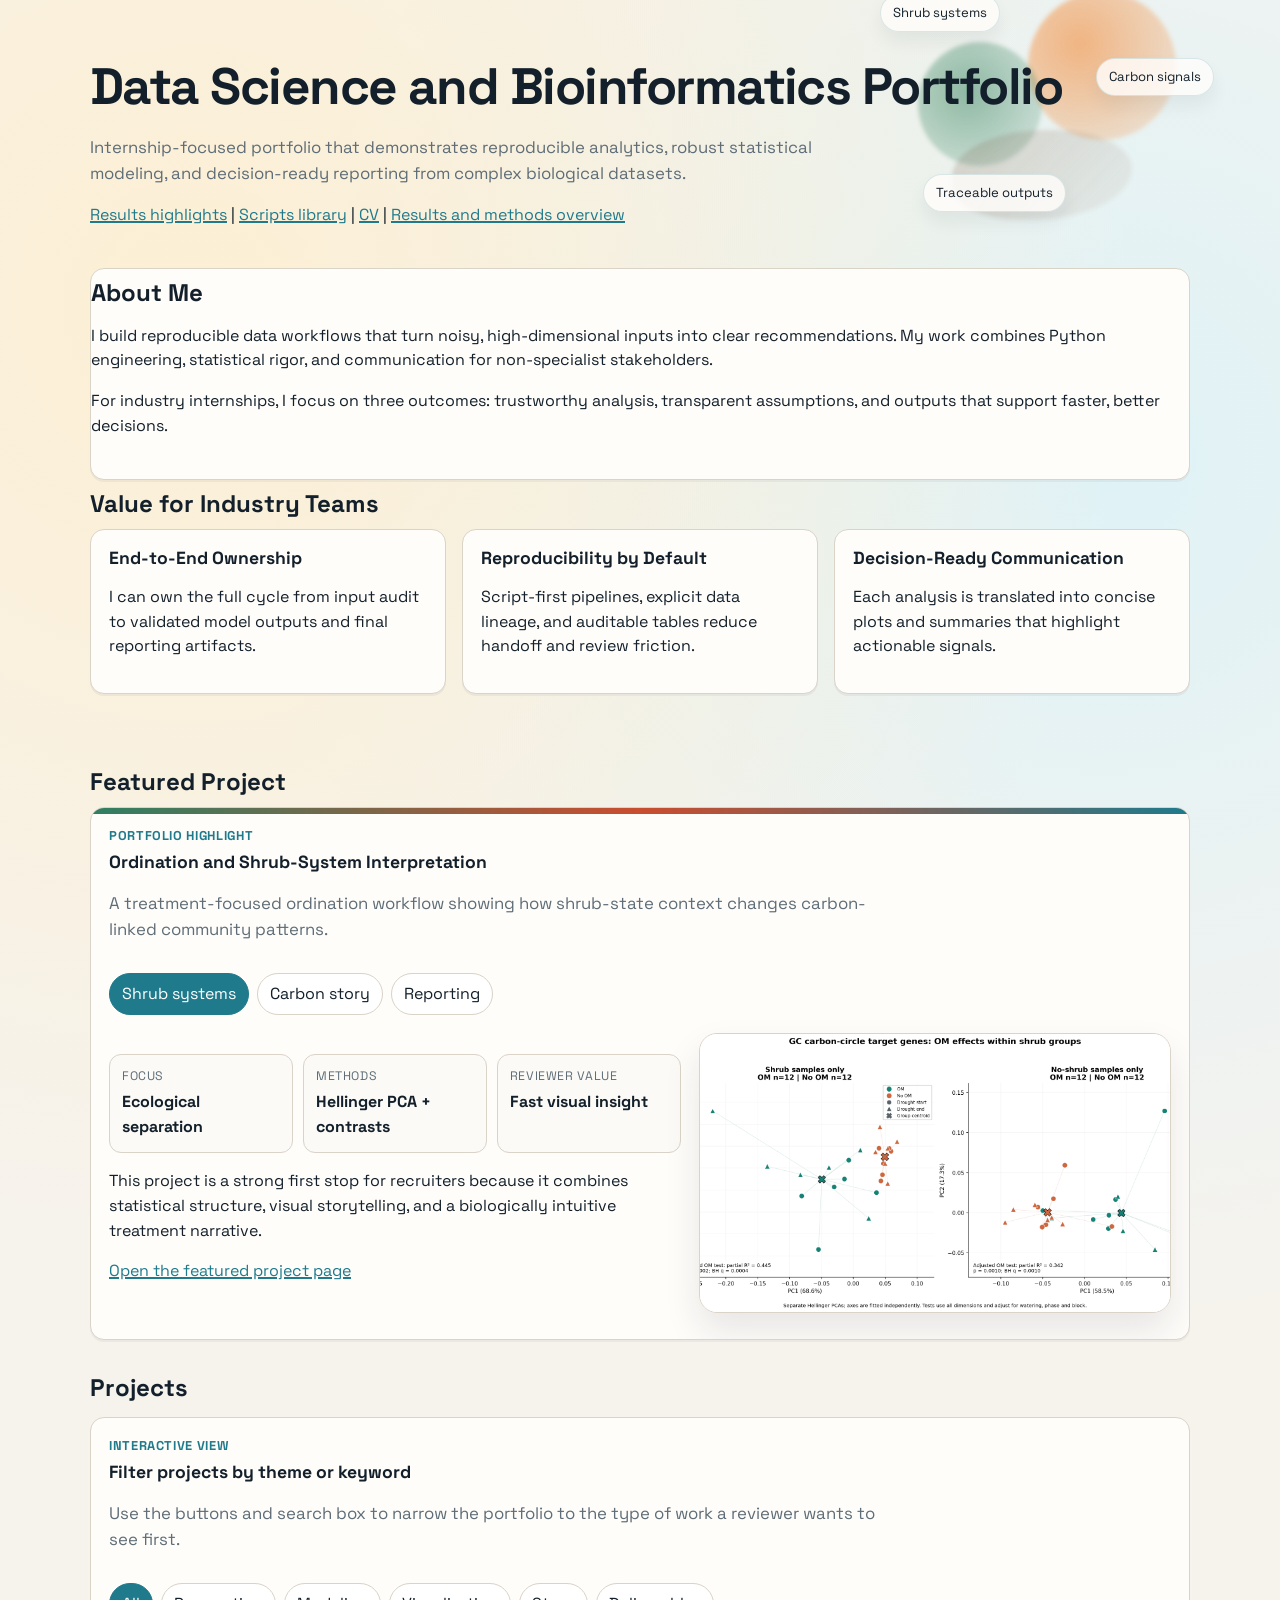
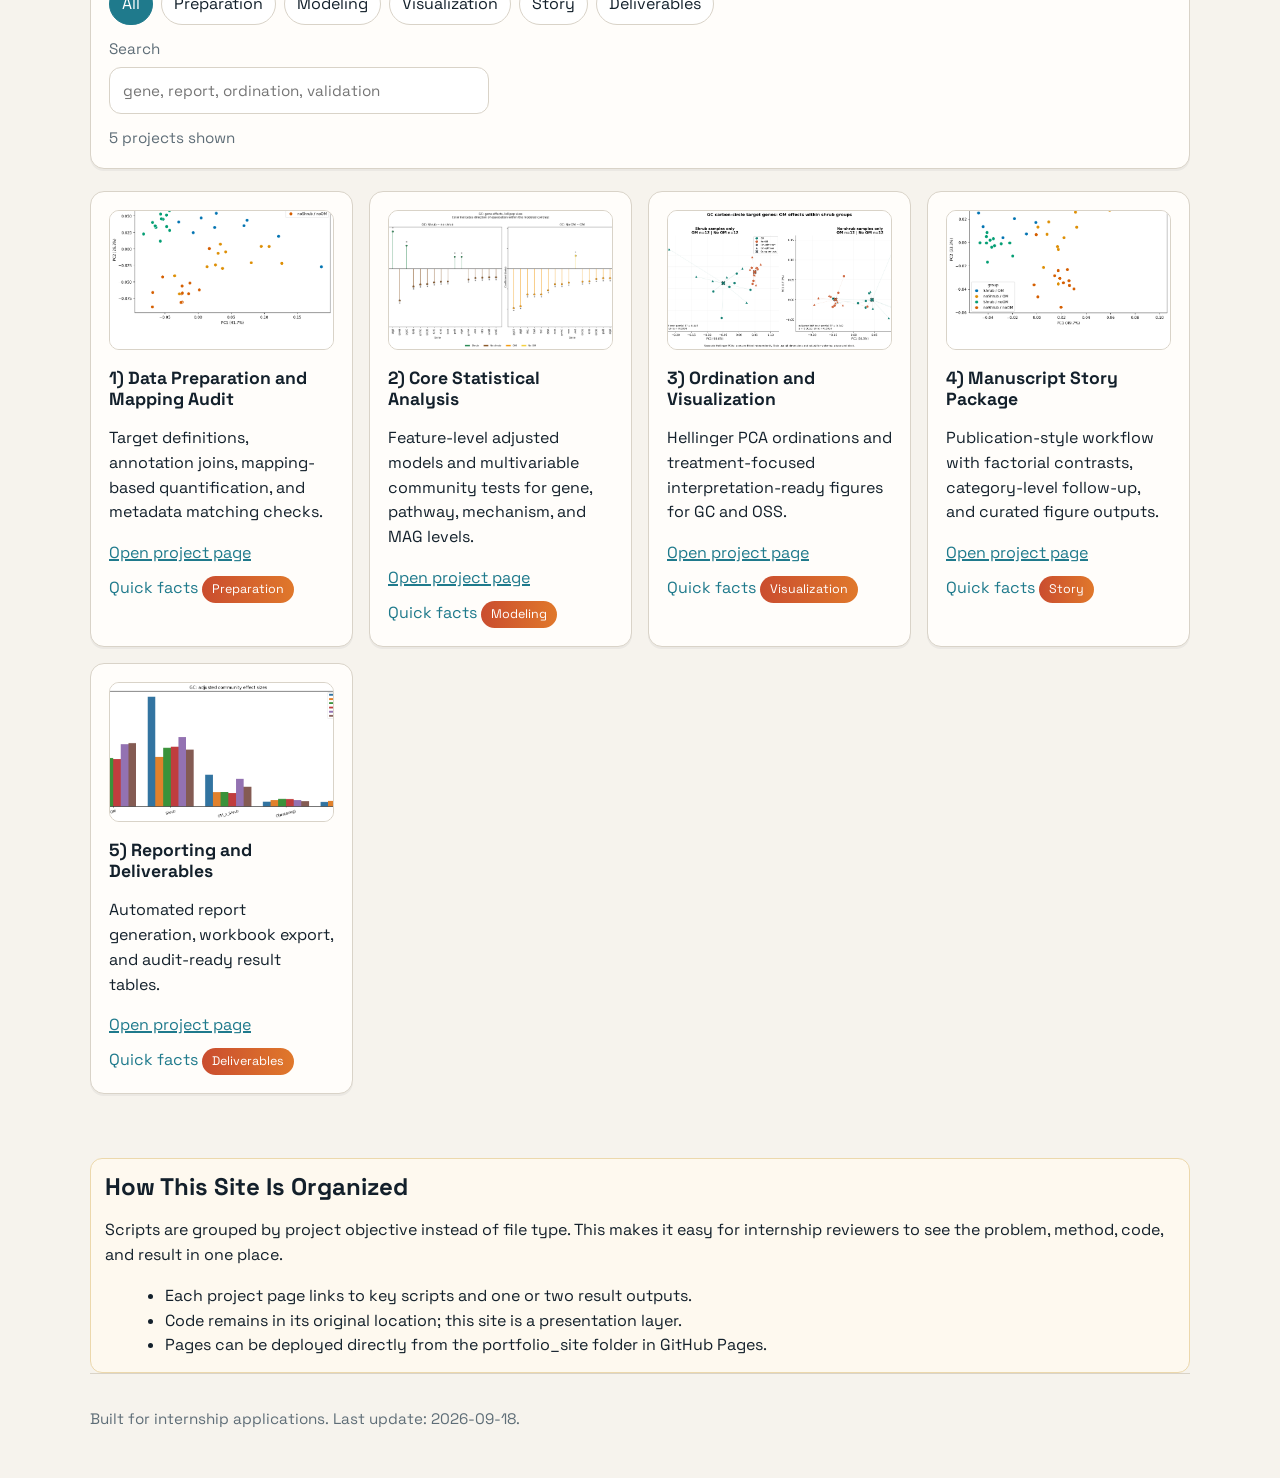
<file: docs/index.html>
<!doctype html>
<html lang="en">
<head>
  <meta charset="utf-8">
  <meta name="viewport" content="width=device-width, initial-scale=1">
  <title>Afaf | Data Science Portfolio</title>
  <link rel="preconnect" href="https://fonts.googleapis.com">
  <link rel="preconnect" href="https://fonts.gstatic.com" crossorigin>
  <link href="https://fonts.googleapis.com/css2?family=Space+Grotesk:wght@400;500;700&display=swap" rel="stylesheet">
  <link rel="stylesheet" href="styles.css">
</head>
<body>
  <div class="wrap">
    <header class="hero-shell reveal">
      <div class="hero-ornaments" aria-hidden="true">
        <div class="orb orb-carbon"></div>
        <div class="orb orb-shrub"></div>
        <div class="orb orb-soil"></div>
        <div class="signal signal-1">Shrub systems</div>
        <div class="signal signal-2">Carbon signals</div>
        <div class="signal signal-3">Traceable outputs</div>
      </div>
      <h1>Data Science and Bioinformatics Portfolio</h1>
      <p class="tagline">
        Internship-focused portfolio that demonstrates reproducible analytics, robust statistical modeling,
        and decision-ready reporting from complex biological datasets.
      </p>
      <p>
        <a href="projects/results-highlights.html">Results highlights</a> |
        <a href="projects/scripts-library.html">Scripts library</a> |
        <a href="assets/Afaf_Abdelrahim_CV_2026.pdf">CV</a> |
        <a href="projects/results-highlights.html">Results and methods overview</a>
      </p>
    </header>

    <section class="section card reveal">
      <h2>About Me</h2>
      <p>
        I build reproducible data workflows that turn noisy, high-dimensional inputs into clear recommendations.
        My work combines Python engineering, statistical rigor, and communication for non-specialist stakeholders.
      </p>
      <p>
        For industry internships, I focus on three outcomes: trustworthy analysis, transparent assumptions,
        and outputs that support faster, better decisions.
      </p>
    </section>

    <section class="section reveal">
      <h2>Value for Industry Teams</h2>
      <div class="grid kpi-grid">
        <article class="card kpi">
          <h3>End-to-End Ownership</h3>
          <p>I can own the full cycle from input audit to validated model outputs and final reporting artifacts.</p>
        </article>
        <article class="card kpi">
          <h3>Reproducibility by Default</h3>
          <p>Script-first pipelines, explicit data lineage, and auditable tables reduce handoff and review friction.</p>
        </article>
        <article class="card kpi">
          <h3>Decision-Ready Communication</h3>
          <p>Each analysis is translated into concise plots and summaries that highlight actionable signals.</p>
        </article>
      </div>
    </section>

    <section class="section reveal">
      <h2>Featured Project</h2>
      <div class="featured-project card">
        <div class="featured-header">
          <div>
            <p class="eyebrow">Portfolio highlight</p>
            <h3 data-featured-title>Ordination and Shrub-System Interpretation</h3>
            <p class="tagline" data-featured-summary>
              A treatment-focused ordination workflow showing how shrub-state context changes carbon-linked community patterns.
            </p>
          </div>
          <div class="chip-row feature-switcher" role="group" aria-label="Featured project selector">
            <button class="chip is-active" type="button" data-featured-key="shrub">Shrub systems</button>
            <button class="chip" type="button" data-featured-key="carbon">Carbon story</button>
            <button class="chip" type="button" data-featured-key="delivery">Reporting</button>
          </div>
        </div>
        <div class="featured-grid">
          <div class="featured-copy">
            <div class="featured-metrics">
              <div class="metric-card">
                <span class="metric-label">Focus</span>
                <strong data-featured-focus>Ecological separation</strong>
              </div>
              <div class="metric-card">
                <span class="metric-label">Methods</span>
                <strong data-featured-methods>Hellinger PCA + contrasts</strong>
              </div>
              <div class="metric-card">
                <span class="metric-label">Reviewer value</span>
                <strong data-featured-value>Fast visual insight</strong>
              </div>
            </div>
            <p data-featured-detail>
              This project is a strong first stop for recruiters because it combines statistical structure, visual storytelling,
              and a biologically intuitive treatment narrative.
            </p>
            <p><a data-featured-link href="projects/ordination-visualization.html">Open the featured project page</a></p>
          </div>
          <div class="featured-media">
            <img data-featured-image src="assets/previews/GC_OM_vs_noOM_separate_shrub_groups.png" alt="Featured project preview">
          </div>
        </div>
      </div>
    </section>

    <section class="section reveal">
      <h2>Projects</h2>
      <div class="project-toolbar card">
        <div>
          <p class="eyebrow">Interactive view</p>
          <h3>Filter projects by theme or keyword</h3>
          <p class="tagline">Use the buttons and search box to narrow the portfolio to the type of work a reviewer wants to see first.</p>
        </div>
        <div class="toolbar-controls">
          <div class="chip-row" role="group" aria-label="Project filters">
            <button class="chip is-active" type="button" data-filter="all">All</button>
            <button class="chip" type="button" data-filter="preparation">Preparation</button>
            <button class="chip" type="button" data-filter="modeling">Modeling</button>
            <button class="chip" type="button" data-filter="visualization">Visualization</button>
            <button class="chip" type="button" data-filter="story">Story</button>
            <button class="chip" type="button" data-filter="deliverables">Deliverables</button>
          </div>
          <label class="searchbox">
            <span>Search</span>
            <input type="search" placeholder="gene, report, ordination, validation" data-project-search>
          </label>
          <p class="result-count" data-result-count>5 projects shown</p>
        </div>
      </div>
      <div class="grid">
        <article class="card reveal-card" data-project-card data-category="preparation" data-keywords="preparation mapping audit metadata direct inferred validation tpm mag gene">
          <img class="thumb" src="assets/previews/GC_carbon_gene_with_stats.png" alt="Carbon gene community plot preview">
          <h3>1) Data Preparation and Mapping Audit</h3>
          <p>Target definitions, annotation joins, mapping-based quantification, and metadata matching checks.</p>
          <a href="projects/data-prep.html">Open project page</a>
          <button class="detail-link" type="button" data-detail-toggle aria-expanded="false" aria-controls="details-data-prep">Quick facts</button>
          <div class="detail-panel" id="details-data-prep" hidden>
            <p><strong>Best for:</strong> reviewers who want pipeline rigor, sample QC, and provenance checks.</p>
            <p><strong>Main tools:</strong> pandas, validation scripts, mapping audit outputs.</p>
          </div>
          <div class="pill">Preparation</div>
        </article>

        <article class="card reveal-card" data-project-card data-category="modeling" data-keywords="modeling feature effects statistics regression fdr robustness community tests gene pathway mechanism mag">
          <img class="thumb" src="assets/previews/GC_gene_effects.png" alt="Feature effect summary preview">
          <h3>2) Core Statistical Analysis</h3>
          <p>Feature-level adjusted models and multivariable community tests for gene, pathway, mechanism, and MAG levels.</p>
          <a href="projects/core-analysis.html">Open project page</a>
          <button class="detail-link" type="button" data-detail-toggle aria-expanded="false" aria-controls="details-core-analysis">Quick facts</button>
          <div class="detail-panel" id="details-core-analysis" hidden>
            <p><strong>Best for:</strong> reviewers looking for statistical depth and interpretable effect sizes.</p>
            <p><strong>Main tools:</strong> statsmodels, robust standard errors, FDR control.</p>
          </div>
          <div class="pill">Modeling</div>
        </article>

        <article class="card reveal-card" data-project-card data-category="visualization" data-keywords="visualization ordination pca hellinger treatment shrub figure preview plot community">
          <img class="thumb" src="assets/previews/GC_OM_vs_noOM_separate_shrub_groups.png" alt="Ordination preview">
          <h3>3) Ordination and Visualization</h3>
          <p>Hellinger PCA ordinations and treatment-focused interpretation-ready figures for GC and OSS.</p>
          <a href="projects/ordination-visualization.html">Open project page</a>
          <button class="detail-link" type="button" data-detail-toggle aria-expanded="false" aria-controls="details-ordination">Quick facts</button>
          <div class="detail-panel" id="details-ordination" hidden>
            <p><strong>Best for:</strong> fast visual review of biological separation and communication quality.</p>
            <p><strong>Main tools:</strong> PCA ordination, figure curation, treatment-focused comparison views.</p>
          </div>
          <div class="pill">Visualization</div>
        </article>

        <article class="card reveal-card" data-project-card data-category="story" data-keywords="story manuscript figures contrasts category follow up interpretation carbon report">
          <img class="thumb" src="assets/previews/GC_carbon_category_with_stats.png" alt="Manuscript story preview">
          <h3>4) Manuscript Story Package</h3>
          <p>Publication-style workflow with factorial contrasts, category-level follow-up, and curated figure outputs.</p>
          <a href="projects/manuscript-story.html">Open project page</a>
          <button class="detail-link" type="button" data-detail-toggle aria-expanded="false" aria-controls="details-story">Quick facts</button>
          <div class="detail-panel" id="details-story" hidden>
            <p><strong>Best for:</strong> reviewers who want to see how technical outputs become a coherent narrative.</p>
            <p><strong>Main tools:</strong> story-specific scripts, figure selection, report framing.</p>
          </div>
          <div class="pill">Story</div>
        </article>

        <article class="card reveal-card" data-project-card data-category="deliverables" data-keywords="deliverables reporting workbook export validation summary tables html markdown">
          <img class="thumb" src="assets/previews/GC_cross_level_effect_sizes.png" alt="Reporting summary preview">
          <h3>5) Reporting and Deliverables</h3>
          <p>Automated report generation, workbook export, and audit-ready result tables.</p>
          <a href="projects/reporting-deliverables.html">Open project page</a>
          <button class="detail-link" type="button" data-detail-toggle aria-expanded="false" aria-controls="details-deliverables">Quick facts</button>
          <div class="detail-panel" id="details-deliverables" hidden>
            <p><strong>Best for:</strong> reviewers focused on reproducibility, reporting discipline, and handoff readiness.</p>
            <p><strong>Main tools:</strong> report generation, exports, validation JSON, workbook outputs.</p>
          </div>
          <div class="pill">Deliverables</div>
        </article>
      </div>
    </section>

    <section class="section callout reveal">
      <h2>How This Site Is Organized</h2>
      <p>
        Scripts are grouped by project objective instead of file type. This makes it easy for internship reviewers to see
        the problem, method, code, and result in one place.
      </p>
      <ul>
        <li>Each project page links to key scripts and one or two result outputs.</li>
        <li>Code remains in its original location; this site is a presentation layer.</li>
        <li>Pages can be deployed directly from the portfolio_site folder in GitHub Pages.</li>
      </ul>
    </section>

    <footer class="reveal">
      <p>Built for internship applications. Last update: 2026-09-18.</p>
    </footer>
  </div>
  <script src="site.js"></script>
</body>
</html>
</file>
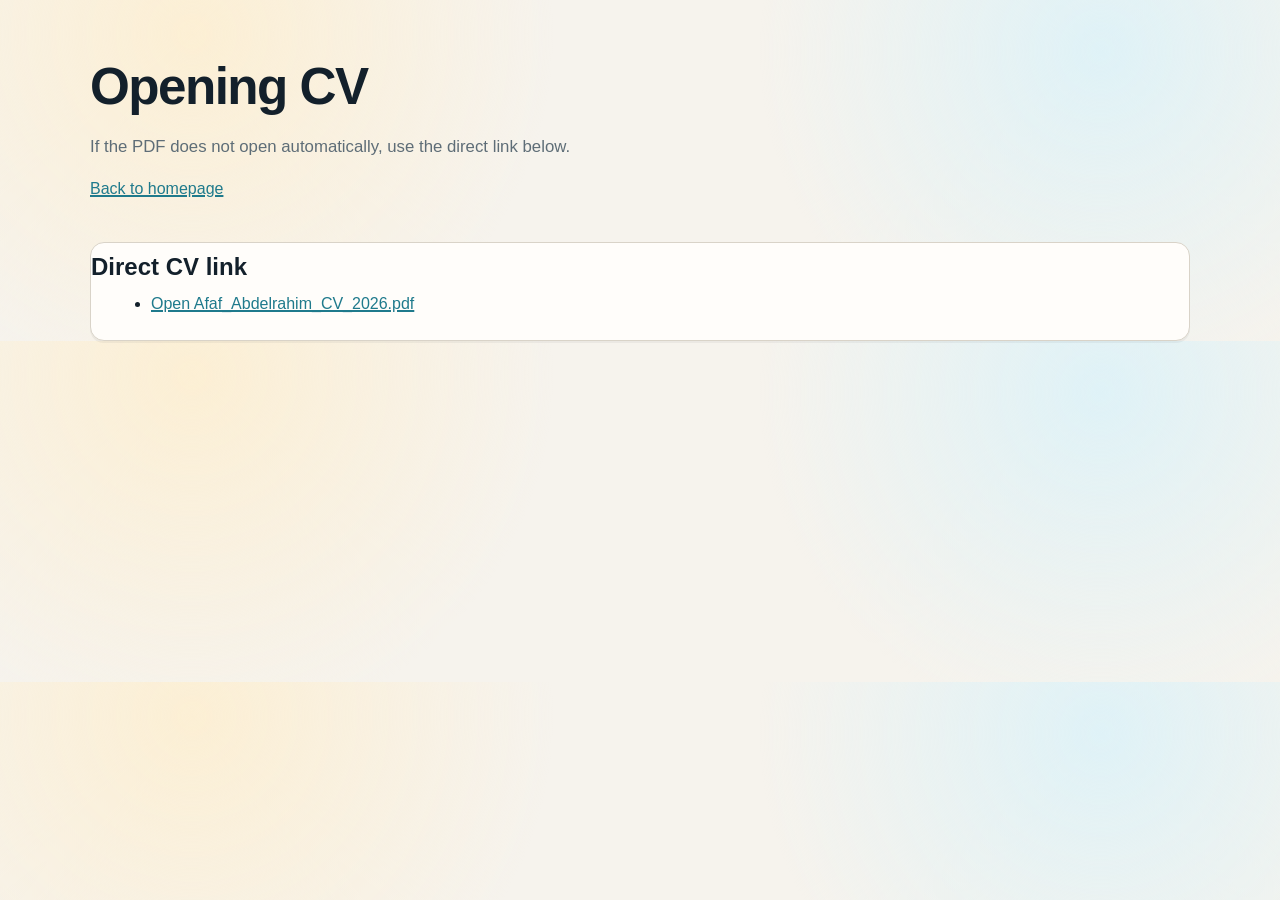
<file: docs/assets/cv-placeholder.html>
<!doctype html>
<html lang="en">
<head>
  <meta charset="utf-8">
  <meta name="viewport" content="width=device-width, initial-scale=1">
  <meta http-equiv="refresh" content="0; url=Afaf_Abdelrahim_CV_2026.pdf">
  <title>Opening CV</title>
  <link href="../styles.css" rel="stylesheet">
</head>
<body>
  <div class="wrap">
    <header>
      <h1>Opening CV</h1>
      <p class="tagline">If the PDF does not open automatically, use the direct link below.</p>
      <p><a href="../index.html">Back to homepage</a></p>
    </header>

    <section class="section card">
      <h2>Direct CV link</h2>
      <ul>
        <li><a href="Afaf_Abdelrahim_CV_2026.pdf">Open Afaf_Abdelrahim_CV_2026.pdf</a></li>
      </ul>
    </section>
  </div>
</body>
</html>
</file>
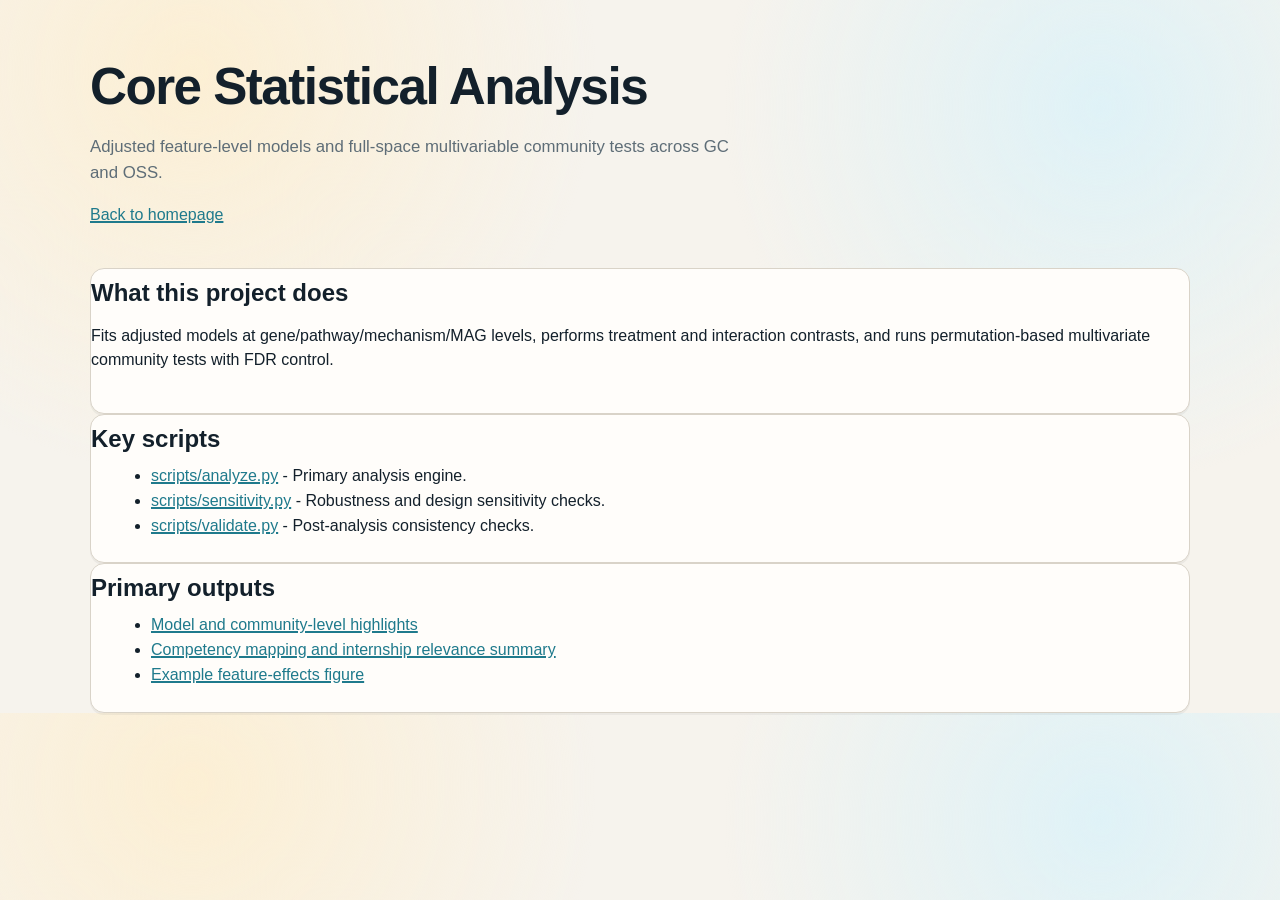
<file: docs/projects/core-analysis.html>
<!doctype html>
<html lang="en">
<head>
  <meta charset="utf-8">
  <meta name="viewport" content="width=device-width, initial-scale=1">
  <title>Core Statistical Analysis</title>
  <link href="../styles.css" rel="stylesheet">
</head>
<body>
  <div class="wrap">
    <header>
      <h1>Core Statistical Analysis</h1>
      <p class="tagline">Adjusted feature-level models and full-space multivariable community tests across GC and OSS.</p>
      <p><a href="../index.html">Back to homepage</a></p>
    </header>

    <section class="section card">
      <h2>What this project does</h2>
      <p>
        Fits adjusted models at gene/pathway/mechanism/MAG levels, performs treatment and interaction contrasts,
        and runs permutation-based multivariate community tests with FDR control.
      </p>
    </section>

    <section class="section card">
      <h2>Key scripts</h2>
      <ul>
        <li><a href="../scripts/analyze.py">scripts/analyze.py</a> - Primary analysis engine.</li>
        <li><a href="../scripts/sensitivity.py">scripts/sensitivity.py</a> - Robustness and design sensitivity checks.</li>
        <li><a href="../scripts/validate.py">scripts/validate.py</a> - Post-analysis consistency checks.</li>
      </ul>
    </section>

    <section class="section card">
      <h2>Primary outputs</h2>
      <ul>
        <li><a href="results-highlights.html">Model and community-level highlights</a></li>
        <li><a href="pg-fit.html">Competency mapping and internship relevance summary</a></li>
        <li><a href="../assets/previews/GC_gene_effects.png">Example feature-effects figure</a></li>
      </ul>
    </section>
  </div>
</body>
</html>
</file>
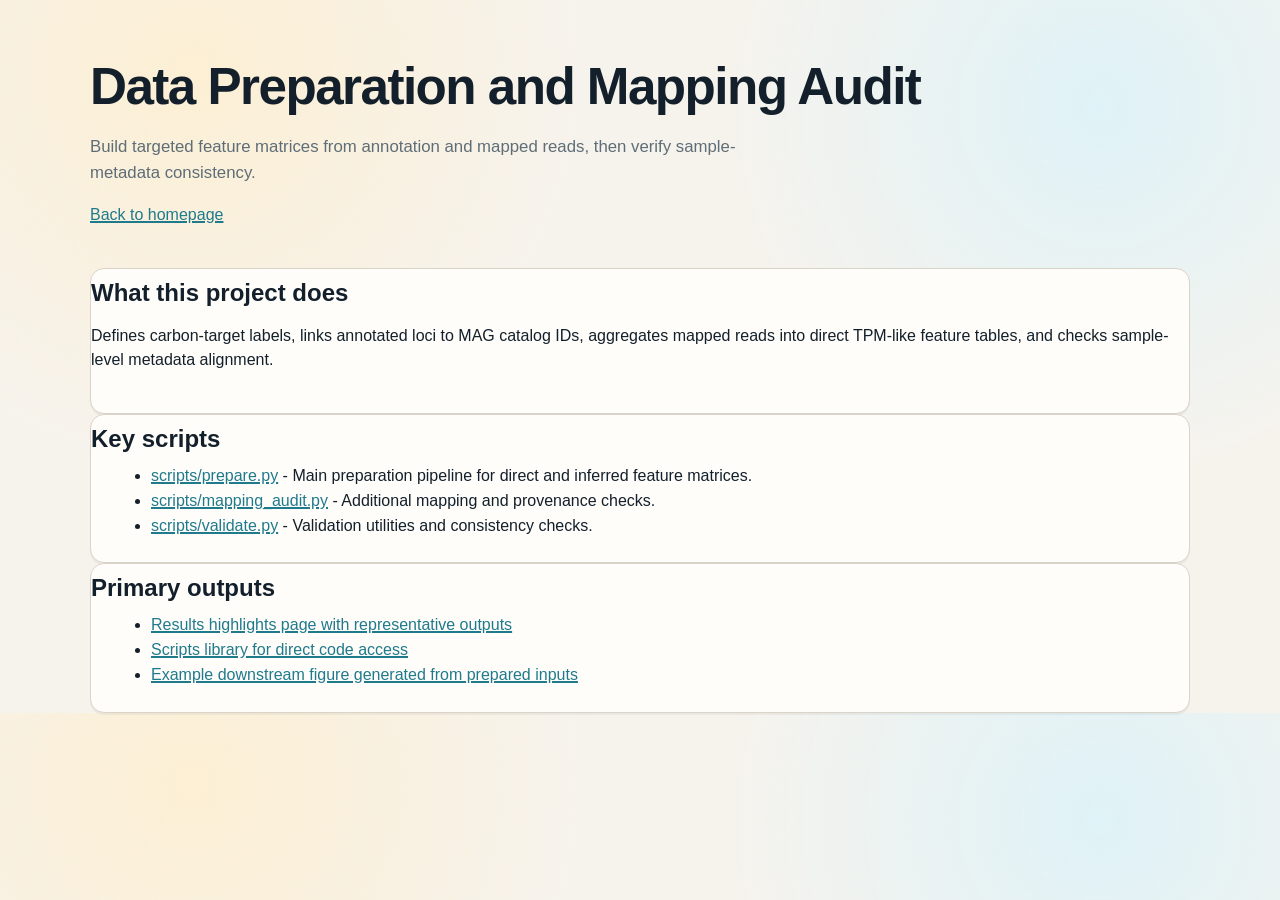
<file: docs/projects/data-prep.html>
<!doctype html>
<html lang="en">
<head>
  <meta charset="utf-8">
  <meta name="viewport" content="width=device-width, initial-scale=1">
  <title>Data Preparation and Mapping Audit</title>
  <link href="../styles.css" rel="stylesheet">
</head>
<body>
  <div class="wrap">
    <header>
      <h1>Data Preparation and Mapping Audit</h1>
      <p class="tagline">Build targeted feature matrices from annotation and mapped reads, then verify sample-metadata consistency.</p>
      <p><a href="../index.html">Back to homepage</a></p>
    </header>

    <section class="section card">
      <h2>What this project does</h2>
      <p>
        Defines carbon-target labels, links annotated loci to MAG catalog IDs, aggregates mapped reads into direct TPM-like
        feature tables, and checks sample-level metadata alignment.
      </p>
    </section>

    <section class="section card">
      <h2>Key scripts</h2>
      <ul>
        <li><a href="../scripts/prepare.py">scripts/prepare.py</a> - Main preparation pipeline for direct and inferred feature matrices.</li>
        <li><a href="../scripts/mapping_audit.py">scripts/mapping_audit.py</a> - Additional mapping and provenance checks.</li>
        <li><a href="../scripts/validate.py">scripts/validate.py</a> - Validation utilities and consistency checks.</li>
      </ul>
    </section>

    <section class="section card">
      <h2>Primary outputs</h2>
      <ul>
        <li><a href="results-highlights.html">Results highlights page with representative outputs</a></li>
        <li><a href="scripts-library.html">Scripts library for direct code access</a></li>
        <li><a href="../assets/previews/GC_carbon_gene_with_stats.png">Example downstream figure generated from prepared inputs</a></li>
      </ul>
    </section>
  </div>
</body>
</html>
</file>
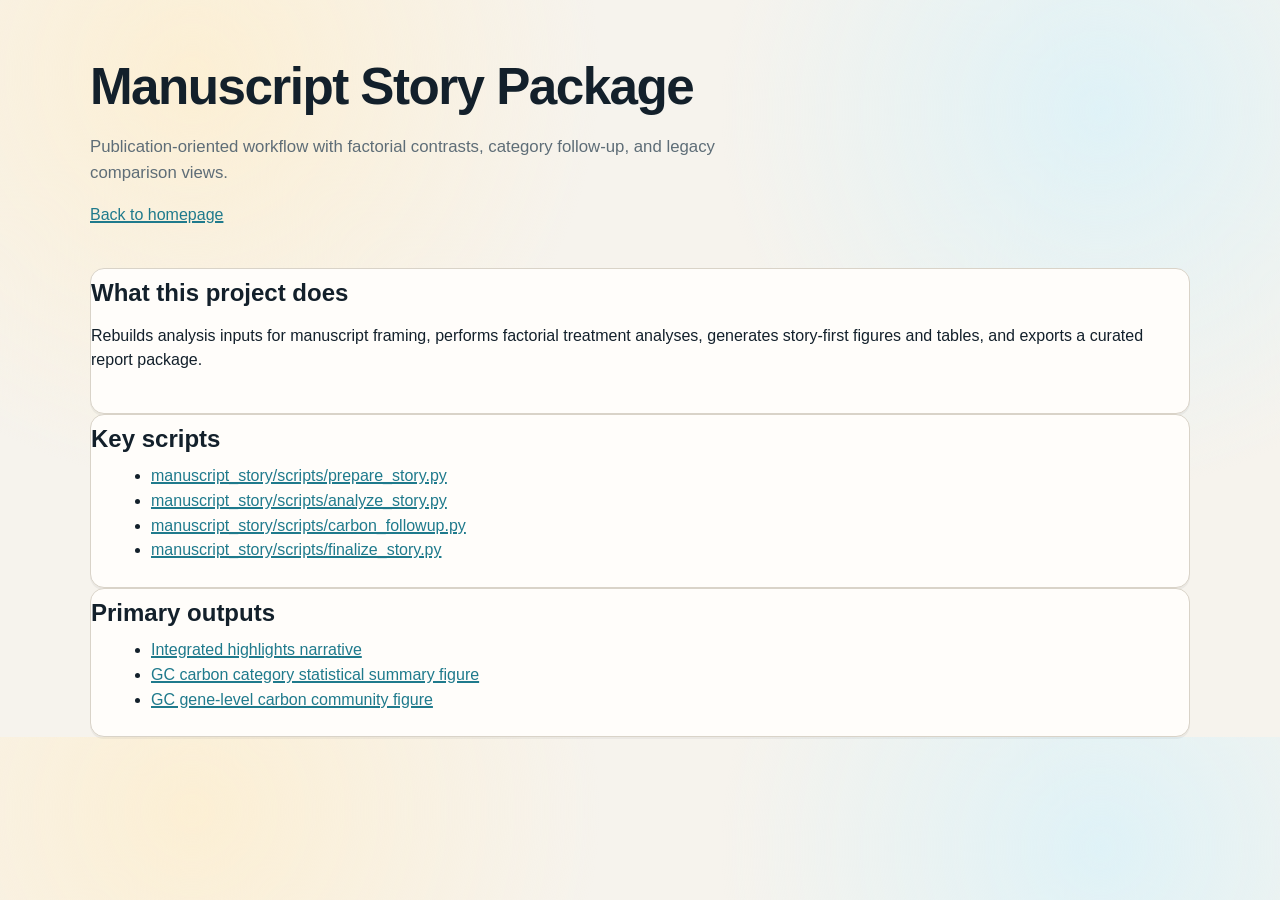
<file: docs/projects/manuscript-story.html>
<!doctype html>
<html lang="en">
<head>
  <meta charset="utf-8">
  <meta name="viewport" content="width=device-width, initial-scale=1">
  <title>Manuscript Story Package</title>
  <link href="../styles.css" rel="stylesheet">
</head>
<body>
  <div class="wrap">
    <header>
      <h1>Manuscript Story Package</h1>
      <p class="tagline">Publication-oriented workflow with factorial contrasts, category follow-up, and legacy comparison views.</p>
      <p><a href="../index.html">Back to homepage</a></p>
    </header>

    <section class="section card">
      <h2>What this project does</h2>
      <p>
        Rebuilds analysis inputs for manuscript framing, performs factorial treatment analyses, generates story-first
        figures and tables, and exports a curated report package.
      </p>
    </section>

    <section class="section card">
      <h2>Key scripts</h2>
      <ul>
        <li><a href="../manuscript_story/scripts/prepare_story.py">manuscript_story/scripts/prepare_story.py</a></li>
        <li><a href="../manuscript_story/scripts/analyze_story.py">manuscript_story/scripts/analyze_story.py</a></li>
        <li><a href="../manuscript_story/scripts/carbon_followup.py">manuscript_story/scripts/carbon_followup.py</a></li>
        <li><a href="../manuscript_story/scripts/finalize_story.py">manuscript_story/scripts/finalize_story.py</a></li>
      </ul>
    </section>

    <section class="section card">
      <h2>Primary outputs</h2>
      <ul>
        <li><a href="results-highlights.html">Integrated highlights narrative</a></li>
        <li><a href="../assets/previews/GC_carbon_category_with_stats.png">GC carbon category statistical summary figure</a></li>
        <li><a href="../assets/previews/GC_carbon_gene_with_stats.png">GC gene-level carbon community figure</a></li>
      </ul>
    </section>
  </div>
</body>
</html>
</file>
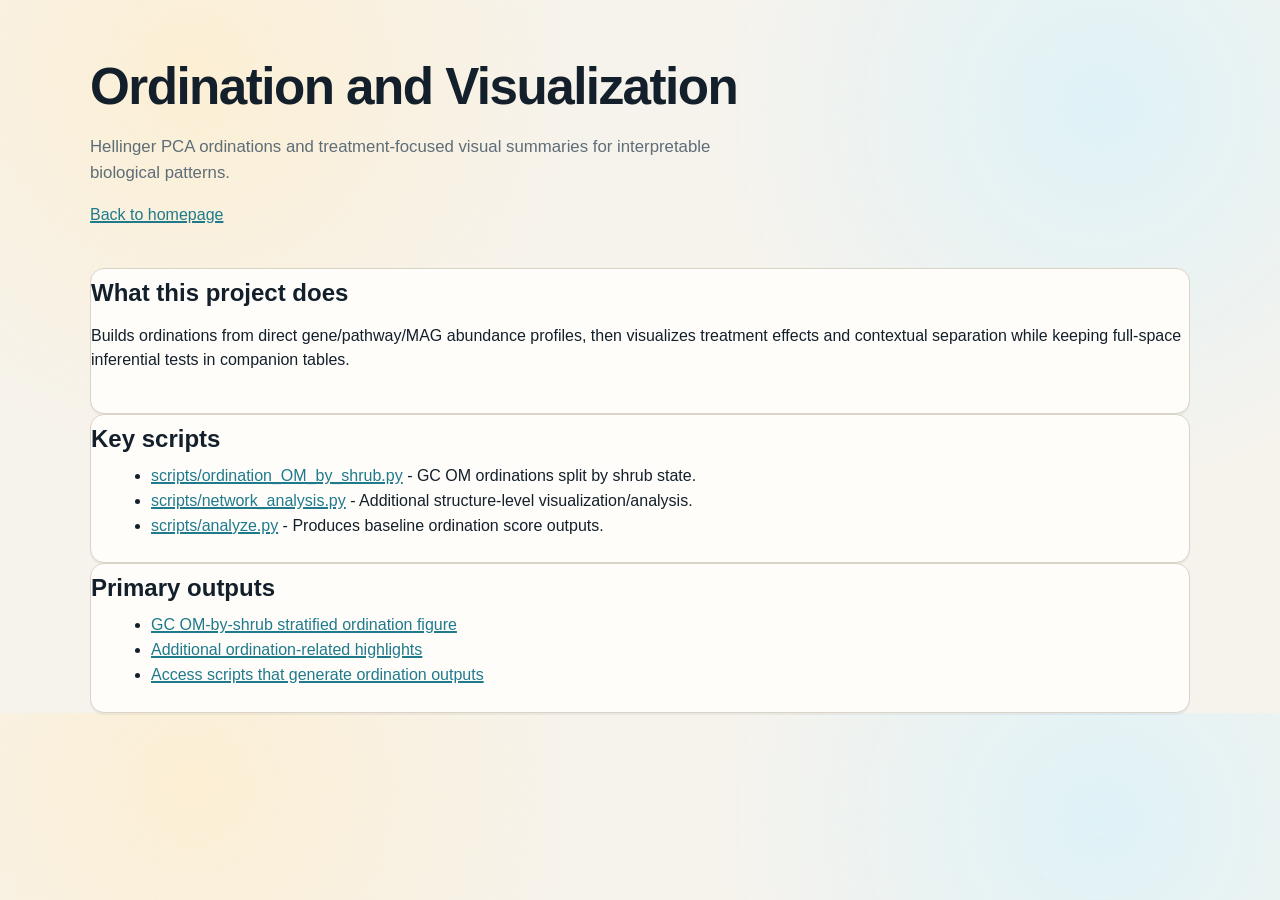
<file: docs/projects/ordination-visualization.html>
<!doctype html>
<html lang="en">
<head>
  <meta charset="utf-8">
  <meta name="viewport" content="width=device-width, initial-scale=1">
  <title>Ordination and Visualization</title>
  <link href="../styles.css" rel="stylesheet">
</head>
<body>
  <div class="wrap">
    <header>
      <h1>Ordination and Visualization</h1>
      <p class="tagline">Hellinger PCA ordinations and treatment-focused visual summaries for interpretable biological patterns.</p>
      <p><a href="../index.html">Back to homepage</a></p>
    </header>

    <section class="section card">
      <h2>What this project does</h2>
      <p>
        Builds ordinations from direct gene/pathway/MAG abundance profiles, then visualizes treatment effects and
        contextual separation while keeping full-space inferential tests in companion tables.
      </p>
    </section>

    <section class="section card">
      <h2>Key scripts</h2>
      <ul>
        <li><a href="../scripts/ordination_OM_by_shrub.py">scripts/ordination_OM_by_shrub.py</a> - GC OM ordinations split by shrub state.</li>
        <li><a href="../scripts/network_analysis.py">scripts/network_analysis.py</a> - Additional structure-level visualization/analysis.</li>
        <li><a href="../scripts/analyze.py">scripts/analyze.py</a> - Produces baseline ordination score outputs.</li>
      </ul>
    </section>

    <section class="section card">
      <h2>Primary outputs</h2>
      <ul>
        <li><a href="../assets/previews/GC_OM_vs_noOM_separate_shrub_groups.png">GC OM-by-shrub stratified ordination figure</a></li>
        <li><a href="results-highlights.html">Additional ordination-related highlights</a></li>
        <li><a href="scripts-library.html">Access scripts that generate ordination outputs</a></li>
      </ul>
    </section>
  </div>
</body>
</html>
</file>
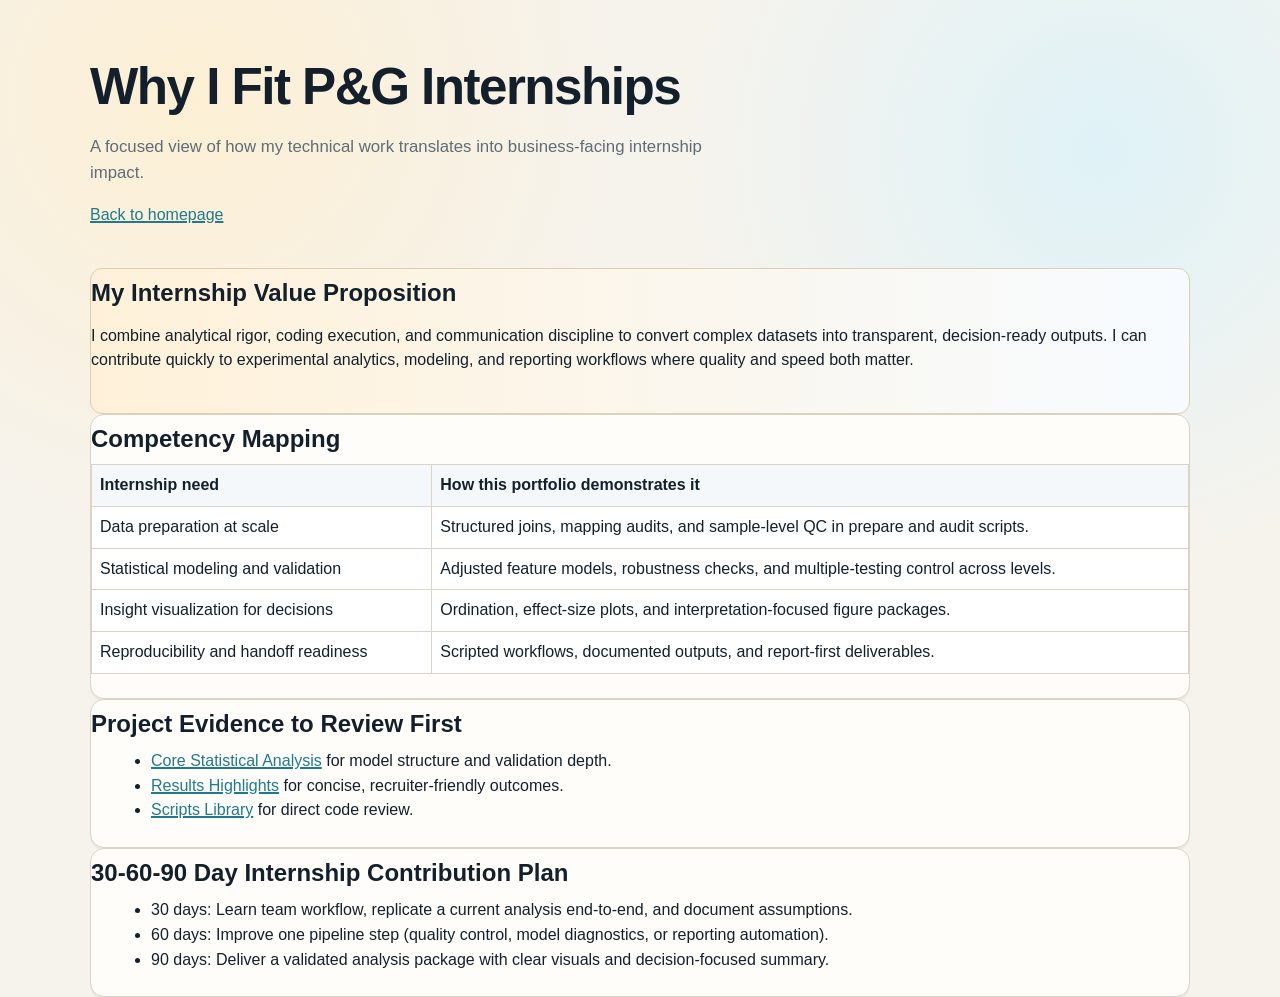
<file: docs/projects/pg-fit.html>
<!doctype html>
<html lang="en">
<head>
  <meta charset="utf-8">
  <meta name="viewport" content="width=device-width, initial-scale=1">
  <title>Why I Fit P&G</title>
  <link href="../styles.css" rel="stylesheet">
</head>
<body>
  <div class="wrap">
    <header>
      <h1>Why I Fit P&amp;G Internships</h1>
      <p class="tagline">A focused view of how my technical work translates into business-facing internship impact.</p>
      <p><a href="../index.html">Back to homepage</a></p>
    </header>

    <section class="section cta">
      <h2>My Internship Value Proposition</h2>
      <p>
        I combine analytical rigor, coding execution, and communication discipline to convert complex datasets
        into transparent, decision-ready outputs. I can contribute quickly to experimental analytics,
        modeling, and reporting workflows where quality and speed both matter.
      </p>
    </section>

    <section class="section card">
      <h2>Competency Mapping</h2>
      <table class="matrix">
        <thead>
          <tr>
            <th>Internship need</th>
            <th>How this portfolio demonstrates it</th>
          </tr>
        </thead>
        <tbody>
          <tr>
            <td>Data preparation at scale</td>
            <td>Structured joins, mapping audits, and sample-level QC in prepare and audit scripts.</td>
          </tr>
          <tr>
            <td>Statistical modeling and validation</td>
            <td>Adjusted feature models, robustness checks, and multiple-testing control across levels.</td>
          </tr>
          <tr>
            <td>Insight visualization for decisions</td>
            <td>Ordination, effect-size plots, and interpretation-focused figure packages.</td>
          </tr>
          <tr>
            <td>Reproducibility and handoff readiness</td>
            <td>Scripted workflows, documented outputs, and report-first deliverables.</td>
          </tr>
        </tbody>
      </table>
    </section>

    <section class="section card">
      <h2>Project Evidence to Review First</h2>
      <ul>
        <li><a href="core-analysis.html">Core Statistical Analysis</a> for model structure and validation depth.</li>
        <li><a href="results-highlights.html">Results Highlights</a> for concise, recruiter-friendly outcomes.</li>
        <li><a href="scripts-library.html">Scripts Library</a> for direct code review.</li>
      </ul>
    </section>

    <section class="section card">
      <h2>30-60-90 Day Internship Contribution Plan</h2>
      <ul>
        <li>30 days: Learn team workflow, replicate a current analysis end-to-end, and document assumptions.</li>
        <li>60 days: Improve one pipeline step (quality control, model diagnostics, or reporting automation).</li>
        <li>90 days: Deliver a validated analysis package with clear visuals and decision-focused summary.</li>
      </ul>
    </section>
  </div>
</body>
</html>
</file>
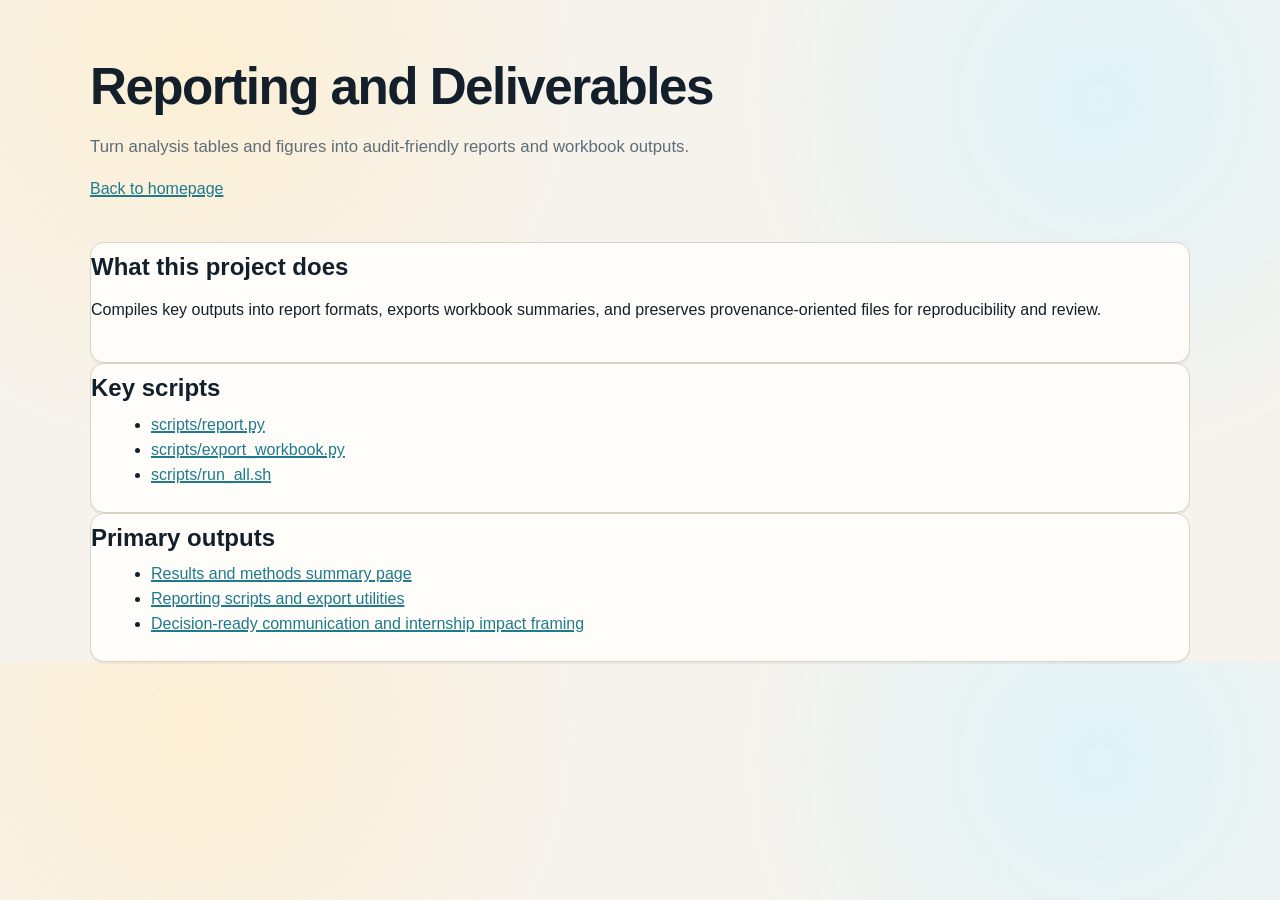
<file: docs/projects/reporting-deliverables.html>
<!doctype html>
<html lang="en">
<head>
  <meta charset="utf-8">
  <meta name="viewport" content="width=device-width, initial-scale=1">
  <title>Reporting and Deliverables</title>
  <link href="../styles.css" rel="stylesheet">
</head>
<body>
  <div class="wrap">
    <header>
      <h1>Reporting and Deliverables</h1>
      <p class="tagline">Turn analysis tables and figures into audit-friendly reports and workbook outputs.</p>
      <p><a href="../index.html">Back to homepage</a></p>
    </header>

    <section class="section card">
      <h2>What this project does</h2>
      <p>
        Compiles key outputs into report formats, exports workbook summaries, and preserves provenance-oriented files
        for reproducibility and review.
      </p>
    </section>

    <section class="section card">
      <h2>Key scripts</h2>
      <ul>
        <li><a href="../scripts/report.py">scripts/report.py</a></li>
        <li><a href="../scripts/export_workbook.py">scripts/export_workbook.py</a></li>
        <li><a href="../scripts/run_all.sh">scripts/run_all.sh</a></li>
      </ul>
    </section>

    <section class="section card">
      <h2>Primary outputs</h2>
      <ul>
        <li><a href="results-highlights.html">Results and methods summary page</a></li>
        <li><a href="scripts-library.html">Reporting scripts and export utilities</a></li>
        <li><a href="pg-fit.html">Decision-ready communication and internship impact framing</a></li>
      </ul>
    </section>
  </div>
</body>
</html>
</file>
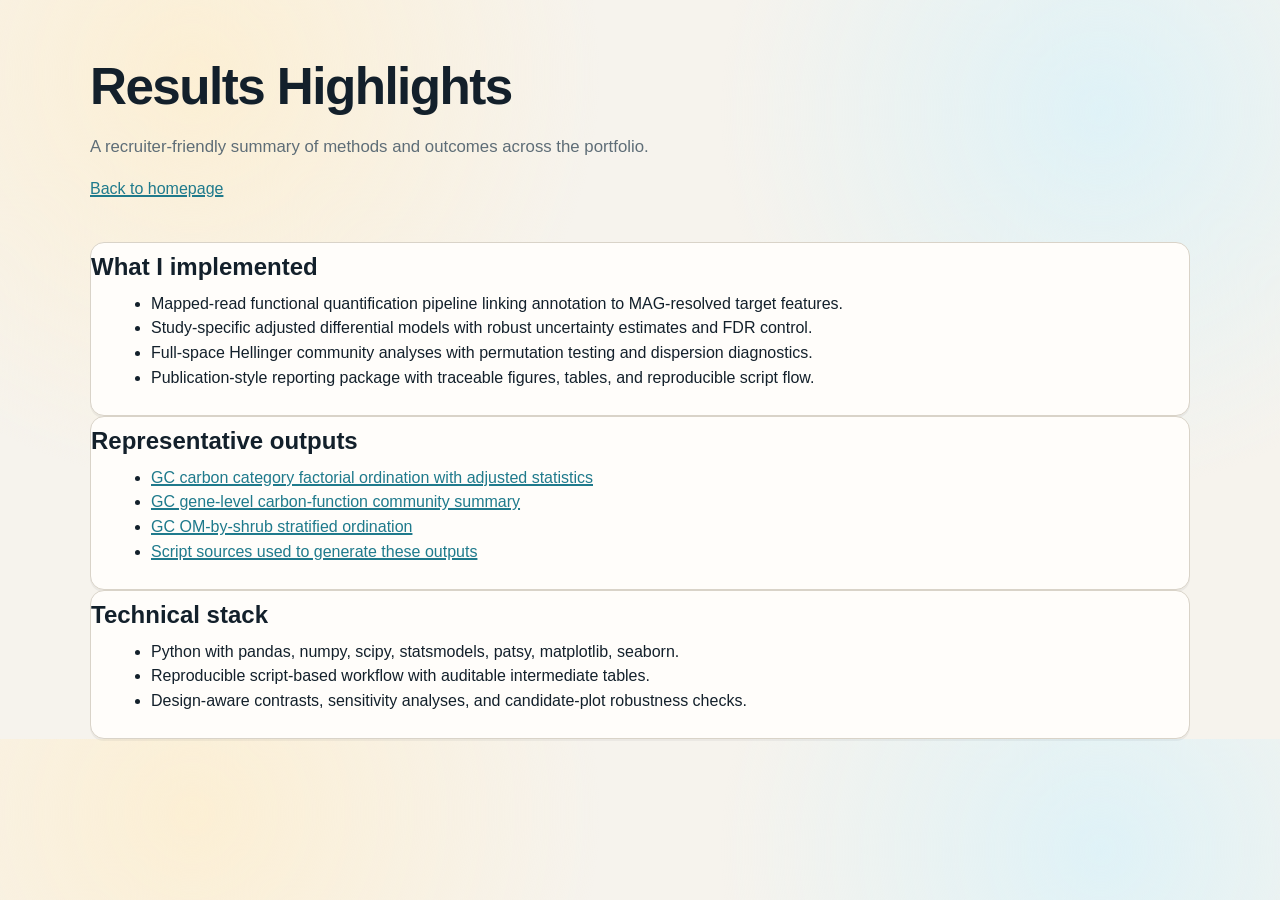
<file: docs/projects/results-highlights.html>
<!doctype html>
<html lang="en">
<head>
  <meta charset="utf-8">
  <meta name="viewport" content="width=device-width, initial-scale=1">
  <title>Results Highlights</title>
  <link href="../styles.css" rel="stylesheet">
</head>
<body>
  <div class="wrap">
    <header>
      <h1>Results Highlights</h1>
      <p class="tagline">A recruiter-friendly summary of methods and outcomes across the portfolio.</p>
      <p><a href="../index.html">Back to homepage</a></p>
    </header>

    <section class="section card">
      <h2>What I implemented</h2>
      <ul>
        <li>Mapped-read functional quantification pipeline linking annotation to MAG-resolved target features.</li>
        <li>Study-specific adjusted differential models with robust uncertainty estimates and FDR control.</li>
        <li>Full-space Hellinger community analyses with permutation testing and dispersion diagnostics.</li>
        <li>Publication-style reporting package with traceable figures, tables, and reproducible script flow.</li>
      </ul>
    </section>

    <section class="section card">
      <h2>Representative outputs</h2>
      <ul>
        <li><a href="../assets/previews/GC_carbon_category_with_stats.png">GC carbon category factorial ordination with adjusted statistics</a></li>
        <li><a href="../assets/previews/GC_carbon_gene_with_stats.png">GC gene-level carbon-function community summary</a></li>
        <li><a href="../assets/previews/GC_OM_vs_noOM_separate_shrub_groups.png">GC OM-by-shrub stratified ordination</a></li>
        <li><a href="scripts-library.html">Script sources used to generate these outputs</a></li>
      </ul>
    </section>

    <section class="section card">
      <h2>Technical stack</h2>
      <ul>
        <li>Python with pandas, numpy, scipy, statsmodels, patsy, matplotlib, seaborn.</li>
        <li>Reproducible script-based workflow with auditable intermediate tables.</li>
        <li>Design-aware contrasts, sensitivity analyses, and candidate-plot robustness checks.</li>
      </ul>
    </section>
  </div>
</body>
</html>
</file>
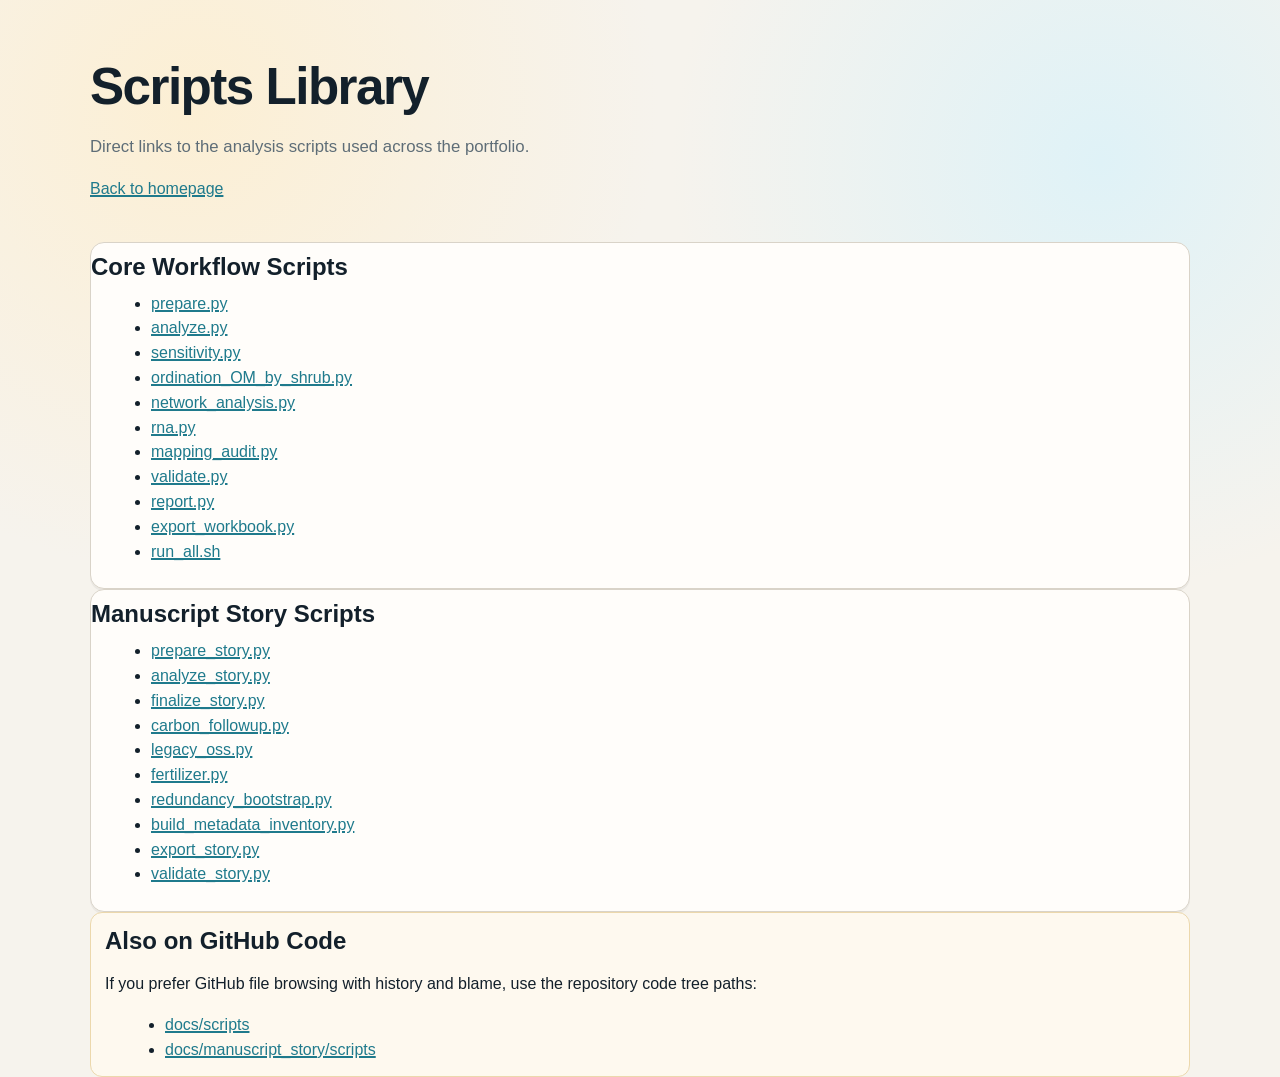
<file: docs/projects/scripts-library.html>
<!doctype html>
<html lang="en">
<head>
  <meta charset="utf-8">
  <meta name="viewport" content="width=device-width, initial-scale=1">
  <title>Scripts Library</title>
  <link href="../styles.css" rel="stylesheet">
</head>
<body>
  <div class="wrap">
    <header>
      <h1>Scripts Library</h1>
      <p class="tagline">Direct links to the analysis scripts used across the portfolio.</p>
      <p><a href="../index.html">Back to homepage</a></p>
    </header>

    <section class="section card">
      <h2>Core Workflow Scripts</h2>
      <ul>
        <li><a href="../scripts/prepare.py">prepare.py</a></li>
        <li><a href="../scripts/analyze.py">analyze.py</a></li>
        <li><a href="../scripts/sensitivity.py">sensitivity.py</a></li>
        <li><a href="../scripts/ordination_OM_by_shrub.py">ordination_OM_by_shrub.py</a></li>
        <li><a href="../scripts/network_analysis.py">network_analysis.py</a></li>
        <li><a href="../scripts/rna.py">rna.py</a></li>
        <li><a href="../scripts/mapping_audit.py">mapping_audit.py</a></li>
        <li><a href="../scripts/validate.py">validate.py</a></li>
        <li><a href="../scripts/report.py">report.py</a></li>
        <li><a href="../scripts/export_workbook.py">export_workbook.py</a></li>
        <li><a href="../scripts/run_all.sh">run_all.sh</a></li>
      </ul>
    </section>

    <section class="section card">
      <h2>Manuscript Story Scripts</h2>
      <ul>
        <li><a href="../manuscript_story/scripts/prepare_story.py">prepare_story.py</a></li>
        <li><a href="../manuscript_story/scripts/analyze_story.py">analyze_story.py</a></li>
        <li><a href="../manuscript_story/scripts/finalize_story.py">finalize_story.py</a></li>
        <li><a href="../manuscript_story/scripts/carbon_followup.py">carbon_followup.py</a></li>
        <li><a href="../manuscript_story/scripts/legacy_oss.py">legacy_oss.py</a></li>
        <li><a href="../manuscript_story/scripts/fertilizer.py">fertilizer.py</a></li>
        <li><a href="../manuscript_story/scripts/redundancy_bootstrap.py">redundancy_bootstrap.py</a></li>
        <li><a href="../manuscript_story/scripts/build_metadata_inventory.py">build_metadata_inventory.py</a></li>
        <li><a href="../manuscript_story/scripts/export_story.py">export_story.py</a></li>
        <li><a href="../manuscript_story/scripts/validate_story.py">validate_story.py</a></li>
      </ul>
    </section>

    <section class="section callout">
      <h2>Also on GitHub Code</h2>
      <p>
        If you prefer GitHub file browsing with history and blame, use the repository code tree paths:
      </p>
      <ul>
        <li><a href="https://github.com/Abdelrahim-maker/microbiome-multiomics-workflows/tree/main/docs/scripts">docs/scripts</a></li>
        <li><a href="https://github.com/Abdelrahim-maker/microbiome-multiomics-workflows/tree/main/docs/manuscript_story/scripts">docs/manuscript_story/scripts</a></li>
      </ul>
    </section>
  </div>
</body>
</html>
</file>
<file: docs/styles.css>
:root {
  --ink: #13202b;
  --muted: #5e6d77;
  --paper: #f6f3ed;
  --accent: #ca4d2f;
  --accent-2: #1f7a8c;
  --card: #fffdfa;
  --line: #d9d3c8;
}

* {
  box-sizing: border-box;
}

body {
  margin: 0;
  color: var(--ink);
  background:
    radial-gradient(circle at 15% 10%, #fcefd4 0, rgba(252, 239, 212, 0) 32%),
    radial-gradient(circle at 86% 15%, #dff2f7 0, rgba(223, 242, 247, 0) 30%),
    var(--paper);
  font-family: "Space Grotesk", "Avenir Next", "Segoe UI", sans-serif;
  line-height: 1.55;
  overflow-x: hidden;
}

.wrap {
  width: min(1100px, 92vw);
  margin: 0 auto;
}

header {
  padding: 56px 0 24px;
}

.hero-shell {
  position: relative;
  isolation: isolate;
}

.hero-ornaments {
  position: absolute;
  inset: -14px -24px auto auto;
  width: min(420px, 46vw);
  height: 230px;
  pointer-events: none;
  z-index: -1;
}

.orb {
  position: absolute;
  border-radius: 999px;
  filter: blur(2px);
  opacity: 0.8;
  animation: drift 10s ease-in-out infinite;
}

.orb-carbon {
  width: 148px;
  height: 148px;
  right: 38px;
  top: 6px;
  background: radial-gradient(circle at 35% 35%, rgba(244, 143, 63, 0.78), rgba(244, 143, 63, 0.14));
}

.orb-shrub {
  width: 124px;
  height: 124px;
  right: 172px;
  top: 56px;
  background: radial-gradient(circle at 40% 40%, rgba(52, 130, 92, 0.64), rgba(52, 130, 92, 0.12));
  animation-delay: -3s;
}

.orb-soil {
  width: 180px;
  height: 90px;
  right: 82px;
  top: 144px;
  border-radius: 55% 45% 60% 40%;
  background: linear-gradient(135deg, rgba(119, 90, 68, 0.28), rgba(173, 129, 92, 0.08));
  animation-delay: -6s;
}

.signal {
  position: absolute;
  padding: 8px 12px;
  border-radius: 999px;
  background: rgba(255, 253, 250, 0.82);
  border: 1px solid rgba(31, 122, 140, 0.16);
  color: var(--ink);
  font-size: 0.82rem;
  box-shadow: 0 10px 18px rgba(19, 32, 43, 0.06);
  animation: pulseFloat 7s ease-in-out infinite;
}

.signal-1 {
  right: 214px;
  top: 8px;
}

.signal-2 {
  right: 0;
  top: 72px;
  animation-delay: -2s;
}

.signal-3 {
  right: 148px;
  top: 188px;
  animation-delay: -4s;
}

h1, h2, h3 {
  margin: 0 0 10px;
  line-height: 1.2;
}

h1 {
  font-size: clamp(2rem, 4vw, 3.2rem);
  letter-spacing: -0.03em;
}

.tagline {
  max-width: 70ch;
  color: var(--muted);
  font-size: 1.05rem;
}

.grid {
  display: grid;
  gap: 16px;
  grid-template-columns: repeat(auto-fit, minmax(240px, 1fr));
  margin: 22px 0 40px;
}

.project-toolbar {
  display: grid;
  gap: 14px;
  margin: 14px 0 8px;
}

.featured-project {
  overflow: hidden;
  position: relative;
}

.featured-project::before {
  content: "";
  position: absolute;
  inset: 0 0 auto 0;
  height: 6px;
  background: linear-gradient(90deg, #2f7f62, #ca4d2f, #1f7a8c);
}

.featured-header {
  display: grid;
  gap: 14px;
  margin-bottom: 18px;
}

.feature-switcher {
  align-items: flex-start;
}

.featured-grid {
  display: grid;
  gap: 18px;
  grid-template-columns: 1.15fr 0.95fr;
  align-items: center;
}

.featured-copy p {
  margin-top: 0;
}

.featured-metrics {
  display: grid;
  gap: 10px;
  grid-template-columns: repeat(3, minmax(0, 1fr));
  margin-bottom: 16px;
}

.metric-card {
  padding: 12px;
  border-radius: 12px;
  background: #fbfaf6;
  border: 1px solid var(--line);
}

.metric-label {
  display: block;
  margin-bottom: 4px;
  font-size: 0.77rem;
  color: var(--muted);
  text-transform: uppercase;
  letter-spacing: 0.05em;
}

.featured-media img {
  width: 100%;
  min-height: 280px;
  object-fit: cover;
  border-radius: 18px;
  border: 1px solid var(--line);
  box-shadow: 0 18px 36px rgba(19, 32, 43, 0.10);
}

.toolbar-controls {
  display: grid;
  gap: 12px;
}

.eyebrow {
  margin: 0 0 6px;
  color: var(--accent-2);
  font-size: 0.8rem;
  font-weight: 700;
  letter-spacing: 0.05em;
  text-transform: uppercase;
}

.chip-row {
  display: flex;
  flex-wrap: wrap;
  gap: 8px;
}

.chip {
  border: 1px solid var(--line);
  border-radius: 999px;
  padding: 8px 12px;
  background: #fff;
  color: var(--ink);
  font: inherit;
  cursor: pointer;
}

.chip.is-active,
.chip:hover {
  background: var(--accent-2);
  border-color: var(--accent-2);
  color: #fff;
}

.searchbox {
  display: grid;
  gap: 6px;
  color: var(--muted);
  font-size: 0.95rem;
}

.searchbox input {
  width: 100%;
  max-width: 380px;
  padding: 11px 13px;
  border: 1px solid var(--line);
  border-radius: 12px;
  background: #fff;
  color: var(--ink);
  font: inherit;
}

.result-count {
  margin: 0;
  color: var(--muted);
  font-size: 0.95rem;
}

.kpi-grid {
  margin-top: 10px;
}

.kpi {
  border-top: 4px solid var(--accent-2);
}

.cta {
  background: linear-gradient(90deg, #fff1d9, #f7fbff);
  border: 1px solid #dccfae;
  border-radius: 12px;
  padding: 14px;
}

.matrix {
  width: 100%;
  border-collapse: collapse;
  background: #fff;
  border: 1px solid var(--line);
}

.matrix th,
.matrix td {
  border: 1px solid var(--line);
  padding: 8px;
  text-align: left;
  vertical-align: top;
}

.matrix th {
  background: #f5f8fb;
}

.card {
  background: var(--card);
  border: 1px solid var(--line);
  border-radius: 14px;
  padding: 18px;
  box-shadow: 0 2px 0 rgba(19, 32, 43, 0.05);
  transition: transform 0.16s ease, box-shadow 0.16s ease;
}

.card:hover {
  transform: translateY(-2px);
  box-shadow: 0 10px 20px rgba(19, 32, 43, 0.09);
}

.reveal {
  opacity: 0;
  transform: translateY(18px);
  transition: opacity 0.55s ease, transform 0.55s ease;
}

.reveal.is-visible {
  opacity: 1;
  transform: translateY(0);
}

.reveal-card {
  transition: transform 0.18s ease, box-shadow 0.18s ease, opacity 0.55s ease;
}

.card h3 {
  font-size: 1.1rem;
}

.detail-link {
  display: inline-flex;
  align-items: center;
  gap: 6px;
  margin-top: 10px;
  padding: 0;
  border: 0;
  background: transparent;
  color: var(--accent-2);
  font: inherit;
  cursor: pointer;
}

.detail-panel {
  margin-top: 10px;
  padding: 12px 13px;
  border-radius: 12px;
  border: 1px dashed var(--line);
  background: #fcfaf5;
}

.detail-panel p {
  margin: 0 0 8px;
}

.detail-panel p:last-child {
  margin-bottom: 0;
}

.thumb {
  width: 100%;
  height: 140px;
  object-fit: cover;
  border-radius: 10px;
  border: 1px solid var(--line);
  margin-bottom: 10px;
  background: #f1ece2;
}

.pill {
  display: inline-block;
  margin-top: 8px;
  padding: 4px 10px;
  border-radius: 999px;
  font-size: 0.78rem;
  color: #fff;
  background: linear-gradient(90deg, var(--accent), #e0782b);
}

a {
  color: var(--accent-2);
  text-decoration-thickness: 2px;
}

a:hover {
  color: #0f5f6e;
}

.section {
  padding: 10px 0 24px;
}

.callout {
  background: #fef9ef;
  border: 1px solid #ecd8ac;
  border-radius: 12px;
  padding: 14px;
}

ul {
  margin: 8px 0 0 20px;
}

footer {
  border-top: 1px solid var(--line);
  padding: 18px 0 32px;
  color: var(--muted);
  font-size: 0.95rem;
}

@keyframes drift {
  0%, 100% { transform: translate3d(0, 0, 0) scale(1); }
  50% { transform: translate3d(0, -10px, 0) scale(1.04); }
}

@keyframes pulseFloat {
  0%, 100% { transform: translateY(0); }
  50% { transform: translateY(-7px); }
}

@media (max-width: 700px) {
  header {
    padding-top: 32px;
  }

  .project-toolbar {
    margin-top: 10px;
  }

  .hero-ornaments {
    position: relative;
    inset: auto;
    width: 100%;
    height: 128px;
    margin: 0 0 12px;
  }

  .signal {
    font-size: 0.74rem;
  }

  .signal-1 { right: auto; left: 4px; top: 4px; }
  .signal-2 { right: 4px; top: 40px; }
  .signal-3 { right: auto; left: 24px; top: 88px; }

  .featured-grid,
  .featured-metrics {
    grid-template-columns: 1fr;
  }
}
</file>
